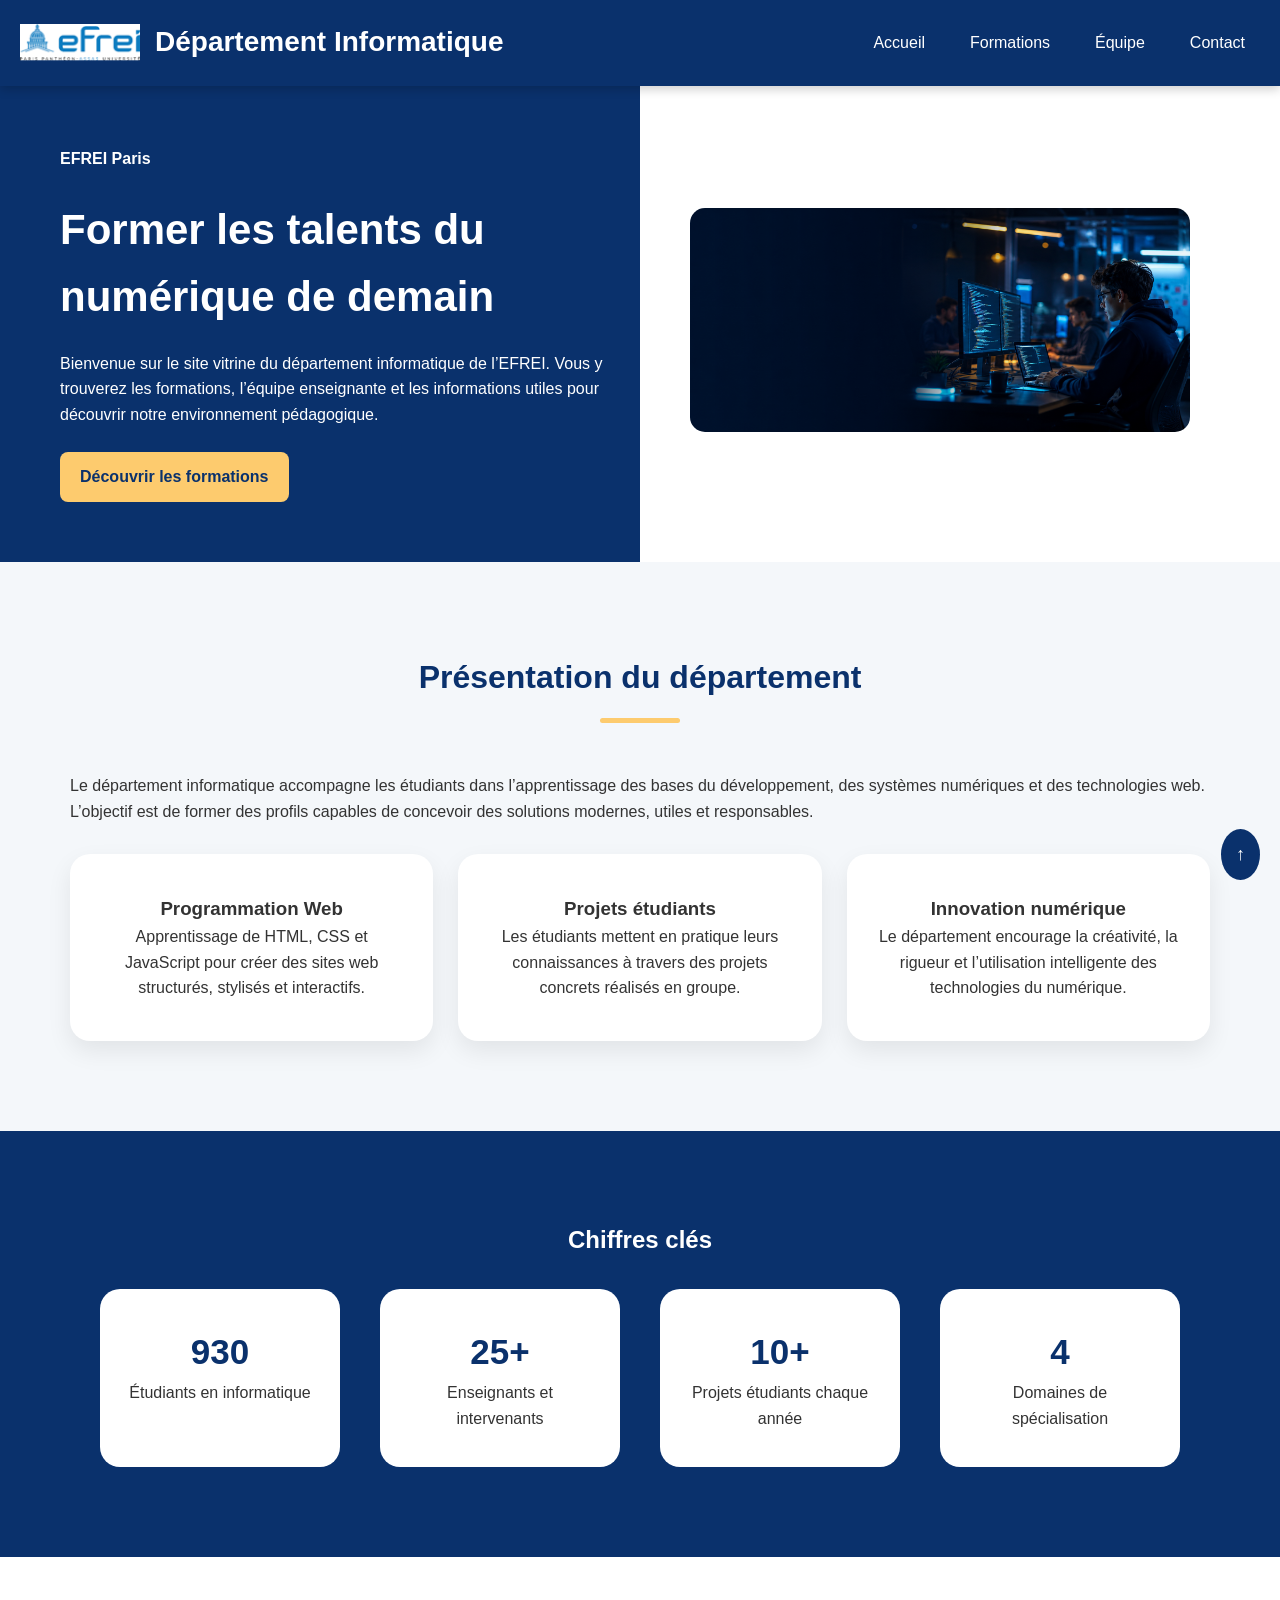
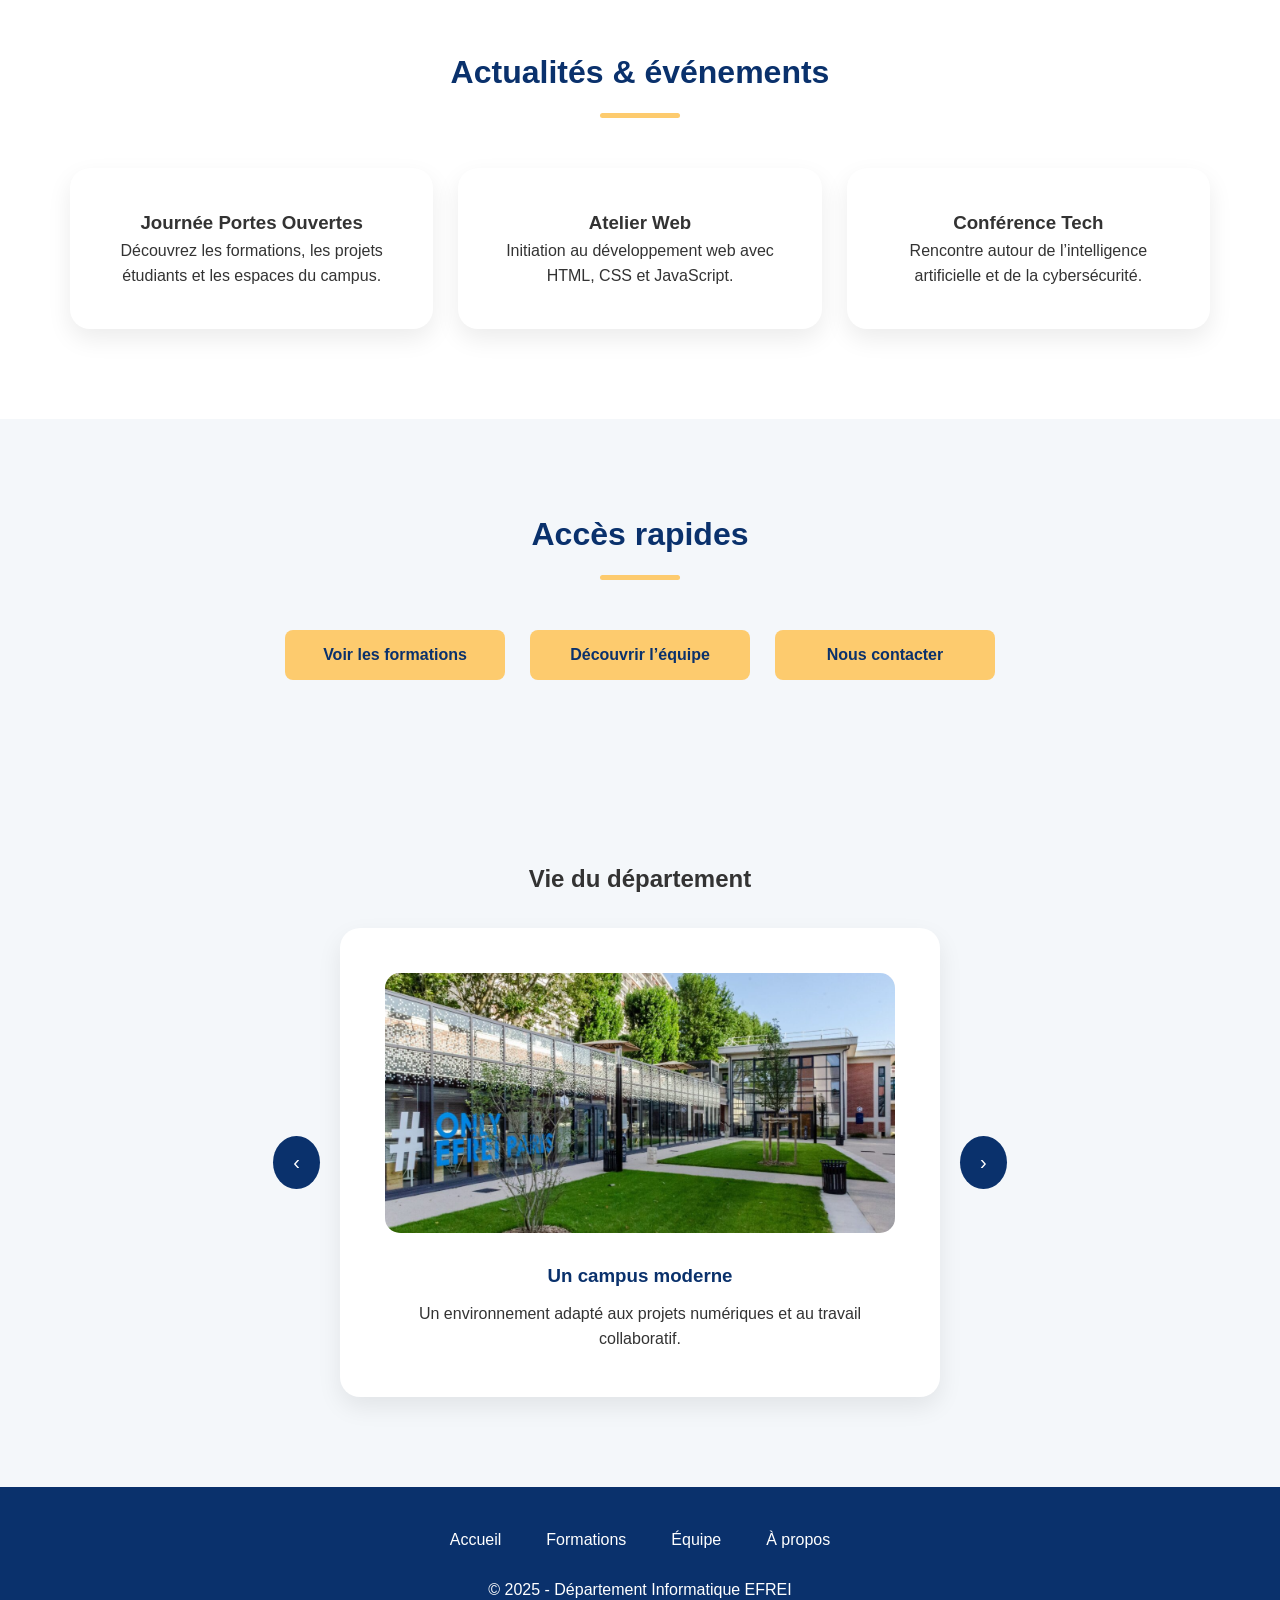
<file: html/index.html>
<!DOCTYPE html>
<html lang="fr">
<head>
    <meta charset="UTF-8">
    <meta name="viewport" content="width=device-width, initial-scale=1.0">
    <title>Département Informatique EFREI - Accueil</title>
    <link rel="stylesheet" href="../css/style.css">
    <link rel="stylesheet" href="../css/index.css">
    <script src="../js/script.js?v=3" defer></script>
</head>
<body>
<header>
    <div class="header-container">
        <div class="logo-zone">
            <img src="../img/logo-efrei.png" alt="Logo EFREI" class="logo">
            <h1>Département Informatique</h1>
        </div>

        <button id="menu-button" class="menu-button">☰</button>

        <nav id="main-nav">
            <a href="index.html">Accueil</a>
            <a href="formations.html">Formations</a>
            <a href="equipe.html">Équipe</a>
            <a href="contact.html">Contact</a>
        </nav>
    </div>
</header>

<main>
    <section class="hero">
        <div class="hero-text">
            <p class="small-title">EFREI Paris</p>
            <h2>Former les talents du numérique de demain</h2>
            <p>
                Bienvenue sur le site vitrine du département informatique de l’EFREI.
                Vous y trouverez les formations, l’équipe enseignante et les informations
                utiles pour découvrir notre environnement pédagogique.
            </p>
            <a href="formations.html" class="btn">Découvrir les formations</a>
        </div>

        <div class="hero-image">
            <img src="../img/hero-informatique.jpg" alt="Étudiant travaillant sur du code">
        </div>
    </section>

    <section class="presentation">
        <div class="section-title">
            <h2>Présentation du département</h2>
            <div class="line"></div>
        </div>
        <p>
            Le département informatique accompagne les étudiants dans l’apprentissage
            des bases du développement, des systèmes numériques et des technologies web.
            L’objectif est de former des profils capables de concevoir des solutions modernes,
            utiles et responsables.
        </p>

        <div class="cards">
            <article class="card">
                <h3>Programmation Web</h3>
                <p>
                    Apprentissage de HTML, CSS et JavaScript pour créer des sites web
                    structurés, stylisés et interactifs.
                </p>
            </article>

            <article class="card">
                <h3>Projets étudiants</h3>
                <p>
                    Les étudiants mettent en pratique leurs connaissances à travers des
                    projets concrets réalisés en groupe.
                </p>
            </article>

            <article class="card">
                <h3>Innovation numérique</h3>
                <p>
                    Le département encourage la créativité, la rigueur et l’utilisation
                    intelligente des technologies du numérique.
                </p>
            </article>
        </div>
    </section>

    <section class="chiffres">
        <h2>Chiffres clés</h2>

        <div class="stats">
            <div>
                <strong class="counter" data-target="1200">0</strong>
                <p>Étudiants en informatique</p>
            </div>

            <div>
                <strong class="counter" data-target="25">0</strong>
                <p>Enseignants et intervenants</p>
            </div>

            <div>
                <strong class="counter" data-target="10">0</strong>
                <p>Projets étudiants chaque année</p>
            </div>

            <div>
                <strong class="counter no-plus" data-target="4">0</strong>
                <p>Domaines de spécialisation</p>
            </div>
        </div>
    </section>
    <section class="actus-section">
        <div class="section-title">
            <h2>Actualités & événements</h2>
            <div class="line"></div>
        </div>

        <div class="cards">
            <article class="card">
                <h3>Journée Portes Ouvertes</h3>
                <p>Découvrez les formations, les projets étudiants et les espaces du campus.</p>
            </article>

            <article class="card">
                <h3>Atelier Web</h3>
                <p>Initiation au développement web avec HTML, CSS et JavaScript.</p>
            </article>

            <article class="card">
                <h3>Conférence Tech</h3>
                <p>Rencontre autour de l’intelligence artificielle et de la cybersécurité.</p>
            </article>
        </div>
    </section>

    <section class="quick-access">
        <div class="section-title">
            <h2>Accès rapides</h2>
            <div class="line"></div>
        </div>

        <div class="quick-buttons">
            <a href="formations.html" class="btn">Voir les formations</a>
            <a href="equipe.html" class="btn">Découvrir l’équipe</a>
            <a href="contact.html" class="btn">Nous contacter</a>
        </div>
    </section>

    <section class="carousel-section">
        <h2>Vie du département</h2>

        <div class="carousel">
            <button onclick="previousSlide()" class="carousel-btn">‹</button>

            <div class="slide active">
                <img src="../img/carousel-campus.jpg" alt="Campus EFREI">
                <div class="slide-content">
                    <h3>Un campus moderne</h3>
                    <p>Un environnement adapté aux projets numériques et au travail collaboratif.</p>
                </div>
            </div>

            <div class="slide">
                <img src="../img/carousel-etudiants.jpg" alt="Étudiants en informatique">
                <div class="slide-content">
                    <h3>Des étudiants en action</h3>
                    <p>Les étudiants apprennent en pratiquant sur des projets concrets.</p>
                </div>
            </div>

            <div class="slide">
                <img src="../img/carousel-cyber.jpg" alt="Cybersécurité et réseaux">
                <div class="slide-content">
                    <h3>Cybersécurité & réseaux</h3>
                    <p>Le département forme aux enjeux actuels de la sécurité numérique.</p>
                </div>
            </div>


            <button onclick="nextSlide()" class="carousel-btn">›</button>
        </div>
    </section>
</main>

<button id="top-button" onclick="goTop()">↑</button>

<footer>
    <nav>
        <a href="index.html">Accueil</a>
        <a href="formations.html">Formations</a>
        <a href="equipe.html">Équipe</a>
        <a href="contact.html">À propos</a>
    </nav>
    <p>© 2025 - Département Informatique EFREI</p>
</footer>
</body>
</html>
</file>
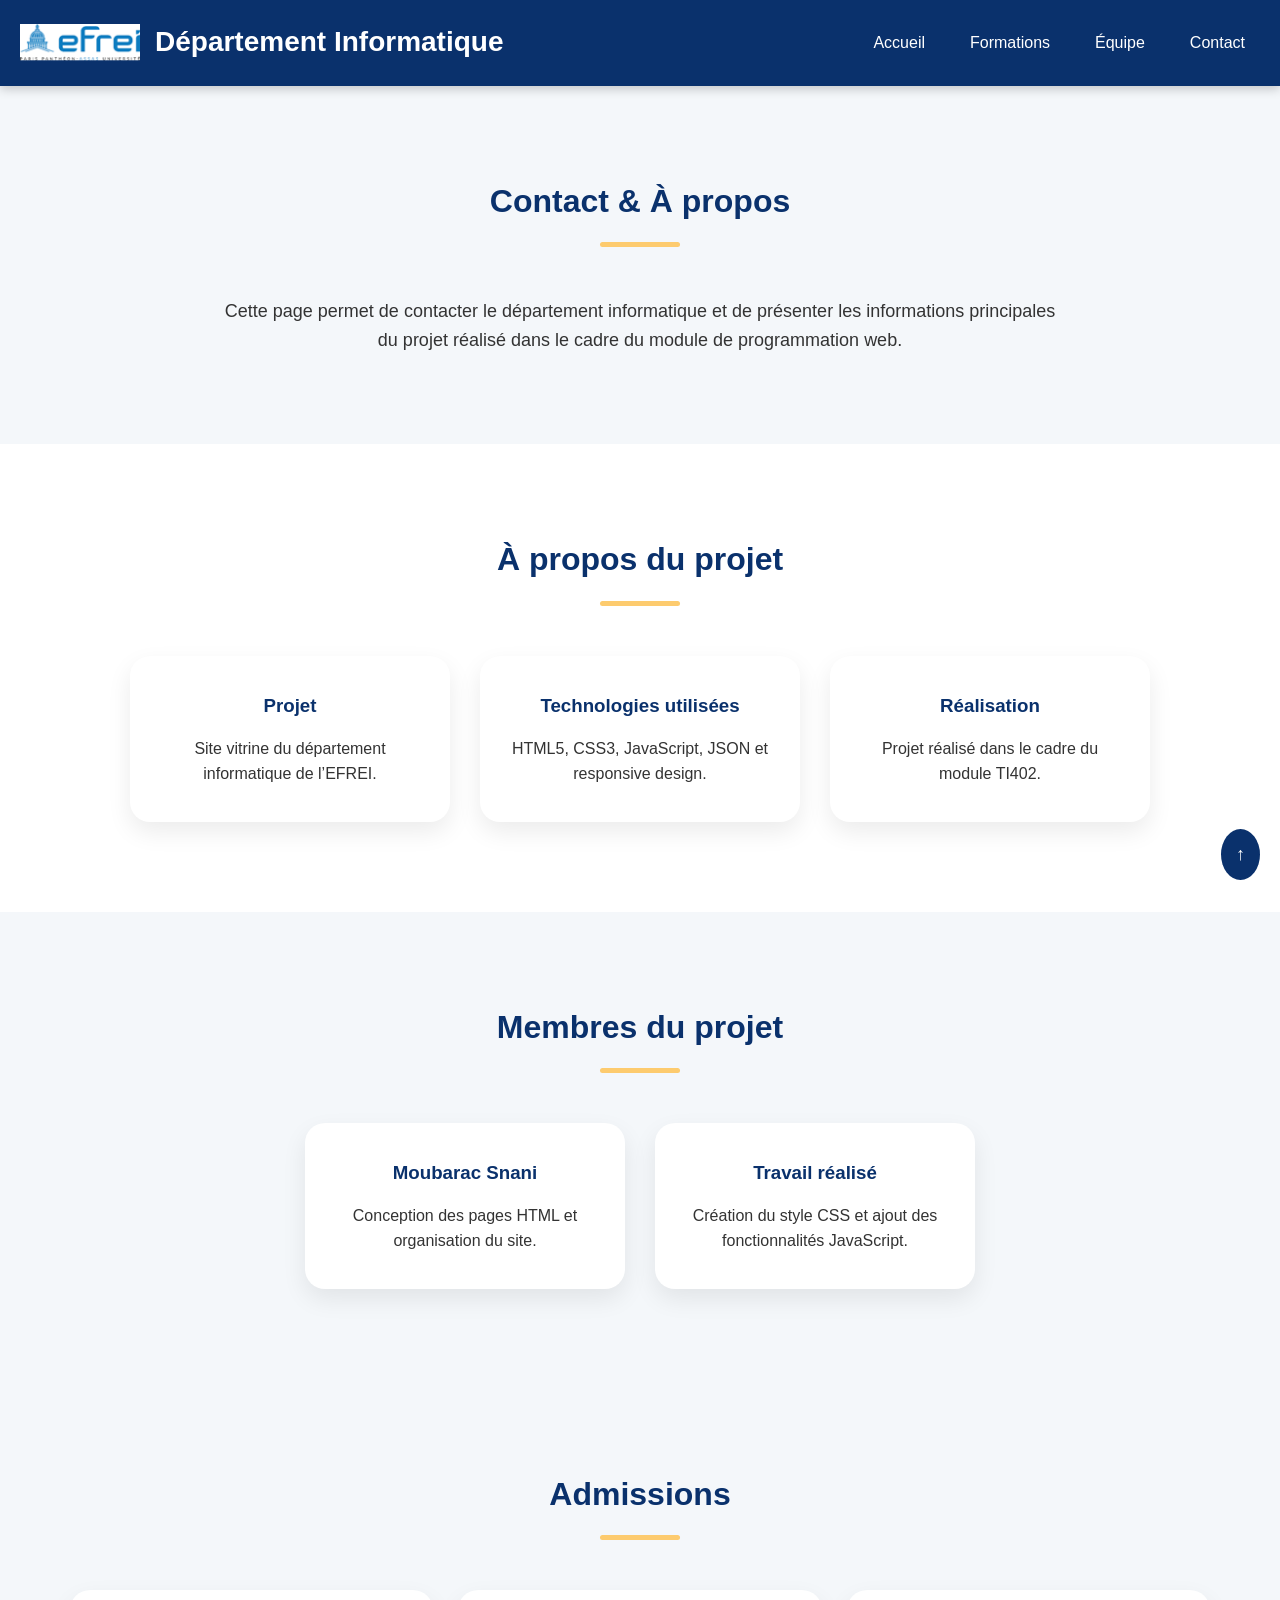
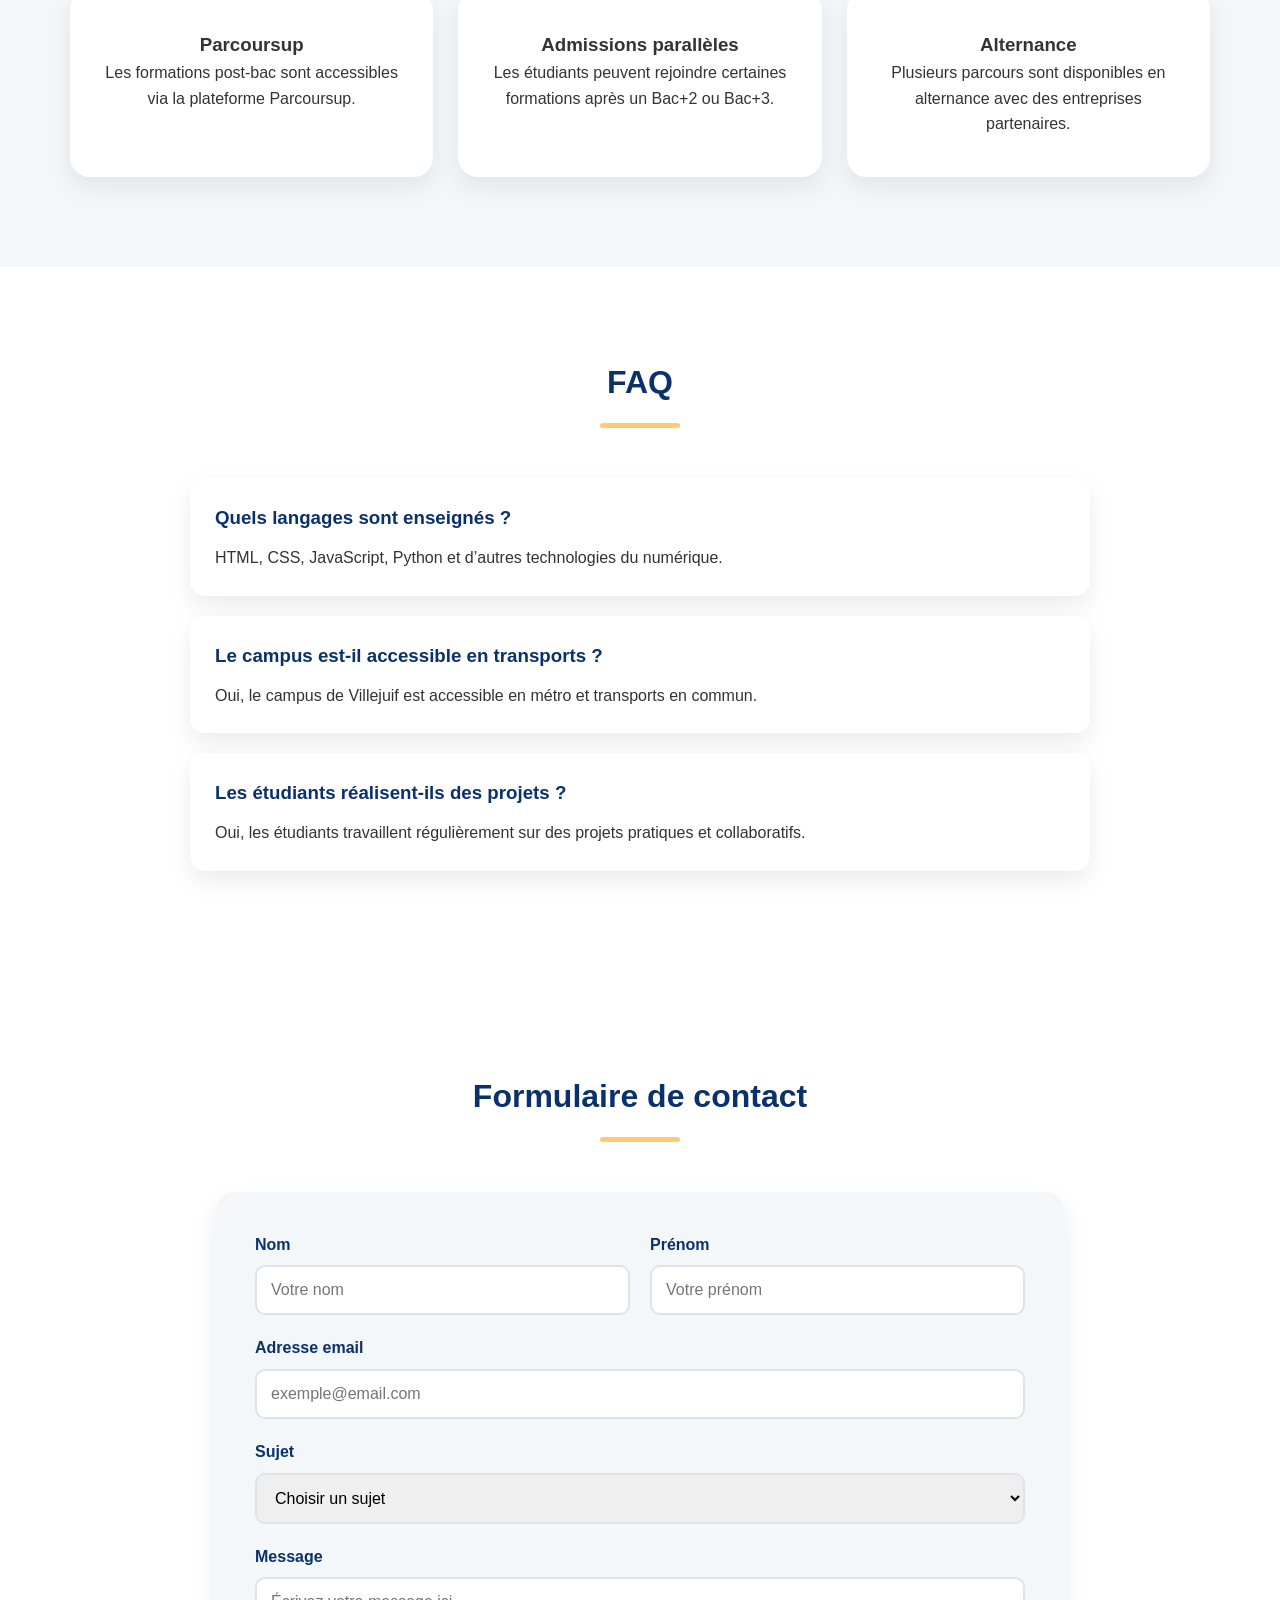
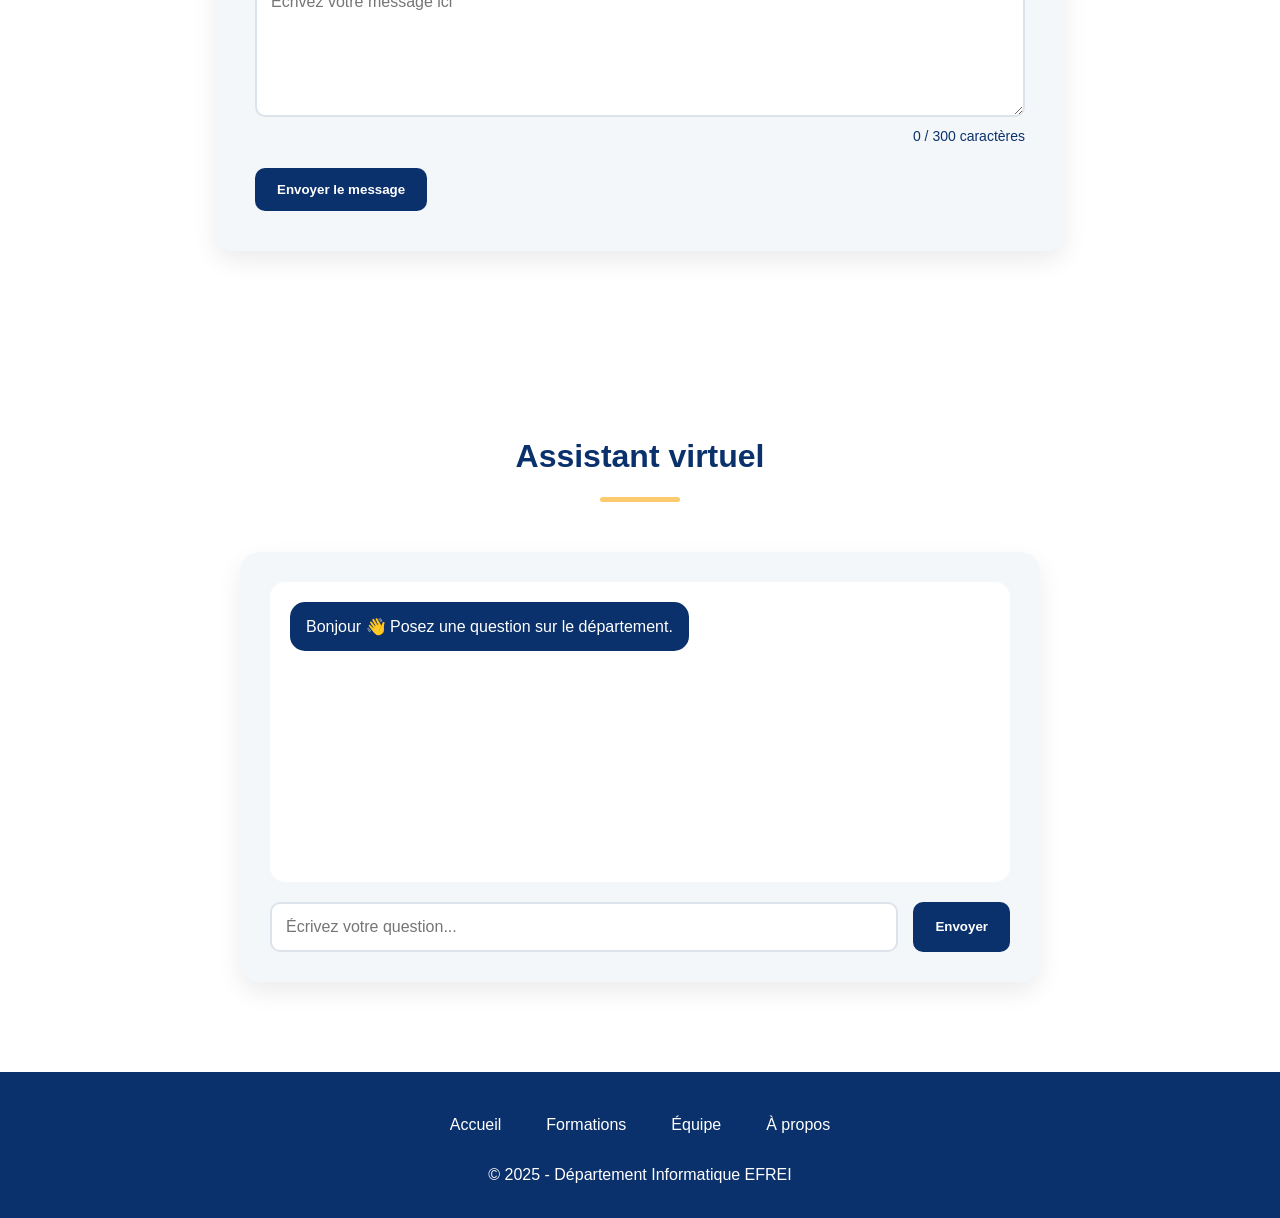
<file: html/contact.html>
<!DOCTYPE html>
<html lang="fr">
<head>
    <meta charset="UTF-8">
    <meta name="viewport" content="width=device-width, initial-scale=1.0">
    <title>Département Informatique EFREI - Contact</title>

    <link rel="stylesheet" href="../css/style.css">
    <link rel="stylesheet" href="../css/contact.css">

    <script src="../js/script.js" defer></script>
</head>

<body>

<header>
    <div class="header-container">

        <div class="logo-zone">
            <img src="../img/logo-efrei.png" alt="Logo EFREI" class="logo">
            <h1>Département Informatique</h1>
        </div>

        <button id="menu-button" class="menu-button">☰</button>

        <nav id="main-nav">
            <a href="index.html">Accueil</a>
            <a href="formations.html">Formations</a>
            <a href="equipe.html">Équipe</a>
            <a href="contact.html">Contact</a>
        </nav>

    </div>
</header>

<main>

    <section class="page-intro">

        <div class="section-title">
            <h2>Contact & À propos</h2>
            <div class="line"></div>
        </div>

        <p>
            Cette page permet de contacter le département informatique et
            de présenter les informations principales du projet réalisé
            dans le cadre du module de programmation web.
        </p>

    </section>

    <section class="about-project">

        <div class="section-title">
            <h2>À propos du projet</h2>
            <div class="line"></div>
        </div>

        <div class="about-cards">

            <article class="about-card">
                <h3>Projet</h3>
                <p>
                    Site vitrine du département informatique de l’EFREI.
                </p>
            </article>

            <article class="about-card">
                <h3>Technologies utilisées</h3>
                <p>
                    HTML5, CSS3, JavaScript, JSON et responsive design.
                </p>
            </article>

            <article class="about-card">
                <h3>Réalisation</h3>
                <p>
                    Projet réalisé dans le cadre du module TI402.
                </p>
            </article>

        </div>

    </section>

    <section class="members-section">

        <div class="section-title">
            <h2>Membres du projet</h2>
            <div class="line"></div>
        </div>

        <div class="members-grid">

            <article class="member-card">
                <h3>Moubarac Snani</h3>
                <p>
                    Conception des pages HTML et organisation du site.
                </p>
            </article>

            <article class="member-card">
                <h3>Travail réalisé</h3>
                <p>
                    Création du style CSS et ajout des fonctionnalités JavaScript.
                </p>
            </article>

        </div>

    </section>

    <section class="admission-section">

        <div class="section-title">
            <h2>Admissions</h2>
            <div class="line"></div>
        </div>

        <div class="cards">

            <article class="card">
                <h3>Parcoursup</h3>
                <p>
                    Les formations post-bac sont accessibles via la plateforme Parcoursup.
                </p>
            </article>

            <article class="card">
                <h3>Admissions parallèles</h3>
                <p>
                    Les étudiants peuvent rejoindre certaines formations après un Bac+2 ou Bac+3.
                </p>
            </article>

            <article class="card">
                <h3>Alternance</h3>
                <p>
                    Plusieurs parcours sont disponibles en alternance avec des entreprises partenaires.
                </p>
            </article>

        </div>

    </section>

    <section class="faq-section">

        <div class="section-title">
            <h2>FAQ</h2>
            <div class="line"></div>
        </div>

        <div class="faq-container">

            <div class="faq-item">
                <h3>Quels langages sont enseignés ?</h3>
                <p>HTML, CSS, JavaScript, Python et d’autres technologies du numérique.</p>
            </div>

            <div class="faq-item">
                <h3>Le campus est-il accessible en transports ?</h3>
                <p>Oui, le campus de Villejuif est accessible en métro et transports en commun.</p>
            </div>

            <div class="faq-item">
                <h3>Les étudiants réalisent-ils des projets ?</h3>
                <p>Oui, les étudiants travaillent régulièrement sur des projets pratiques et collaboratifs.</p>
            </div>

        </div>

    </section>

    <section class="contact-section">

        <div class="section-title">
            <h2>Formulaire de contact</h2>
            <div class="line"></div>
        </div>

        <form id="contactForm" class="contact-form">

            <div class="form-row">

                <div class="form-group">
                    <label for="lastname">Nom</label>
                    <input type="text"
                           id="lastname"
                           placeholder="Votre nom">
                </div>

                <div class="form-group">
                    <label for="firstname">Prénom</label>
                    <input type="text"
                           id="firstname"
                           placeholder="Votre prénom">
                </div>

            </div>

            <div class="form-group">
                <label for="email">Adresse email</label>

                <input type="email"
                       id="email"
                       placeholder="exemple@email.com">
            </div>

            <div class="form-group">

                <label for="subject">Sujet</label>

                <select id="subject">

                    <option value="">
                        Choisir un sujet
                    </option>

                    <option value="formations">
                        Formations
                    </option>

                    <option value="equipe">
                        Équipe enseignante
                    </option>

                    <option value="projet">
                        Projet web
                    </option>

                    <option value="autre">
                        Autre demande
                    </option>

                </select>

            </div>

            <div class="form-group">

                <label for="message">Message</label>

                <textarea id="message"
                          rows="6"
                          maxlength="300"
                          placeholder="Écrivez votre message ici"></textarea>

                <p id="charCounter" class="char-counter">
                    0 / 300 caractères
                </p>

            </div>

            <p id="formError" class="form-error"></p>

            <button type="submit" class="submit-btn">
                Envoyer le message
            </button>

        </form>

    </section>
    <section class="chatbot-section">

        <div class="section-title">
            <h2>Assistant virtuel</h2>
            <div class="line"></div>
        </div>

        <div class="chatbot-box">

            <div id="chatMessages" class="chat-messages">

                <div class="bot-message">
                    Bonjour 👋 Posez une question sur le département.
                </div>

            </div>

            <div class="chat-input-zone">

                <input type="text"
                       id="chatInput"
                       placeholder="Écrivez votre question...">

                <button id="sendChat" class="submit-btn">
                    Envoyer
                </button>

            </div>

        </div>

    </section>
    <div id="successModal" class="modal">

        <div class="modal-content">

            <h3>Message envoyé</h3>

            <p>
                Votre message a bien été pris en compte.
            </p>

            <button id="closeModal" class="submit-btn">
                Fermer
            </button>

        </div>

    </div>

</main>

<button id="top-button" onclick="goTop()">
    ↑
</button>

<footer>

    <nav>
        <a href="index.html">Accueil</a>
        <a href="formations.html">Formations</a>
        <a href="equipe.html">Équipe</a>
        <a href="contact.html">À propos</a>
    </nav>

    <p>
        © 2025 - Département Informatique EFREI
    </p>

</footer>

</body>
</html>
</file>
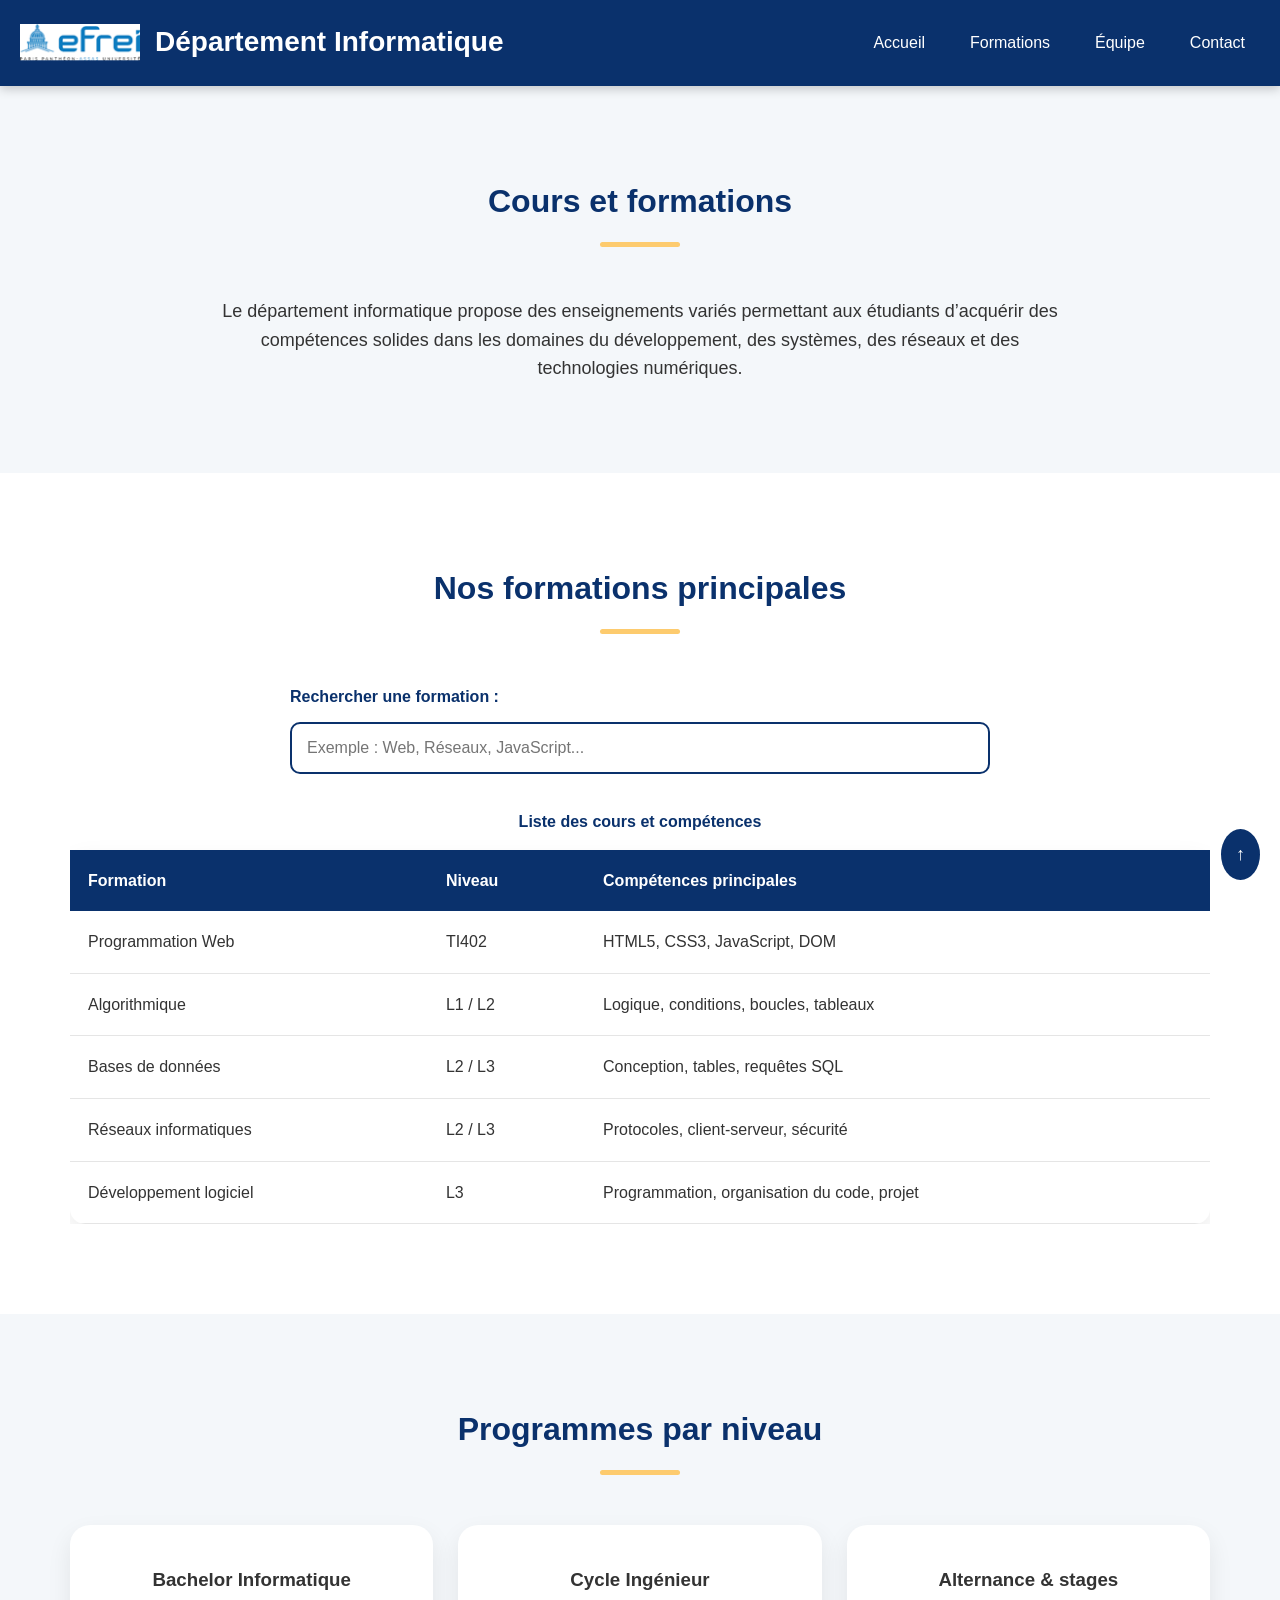
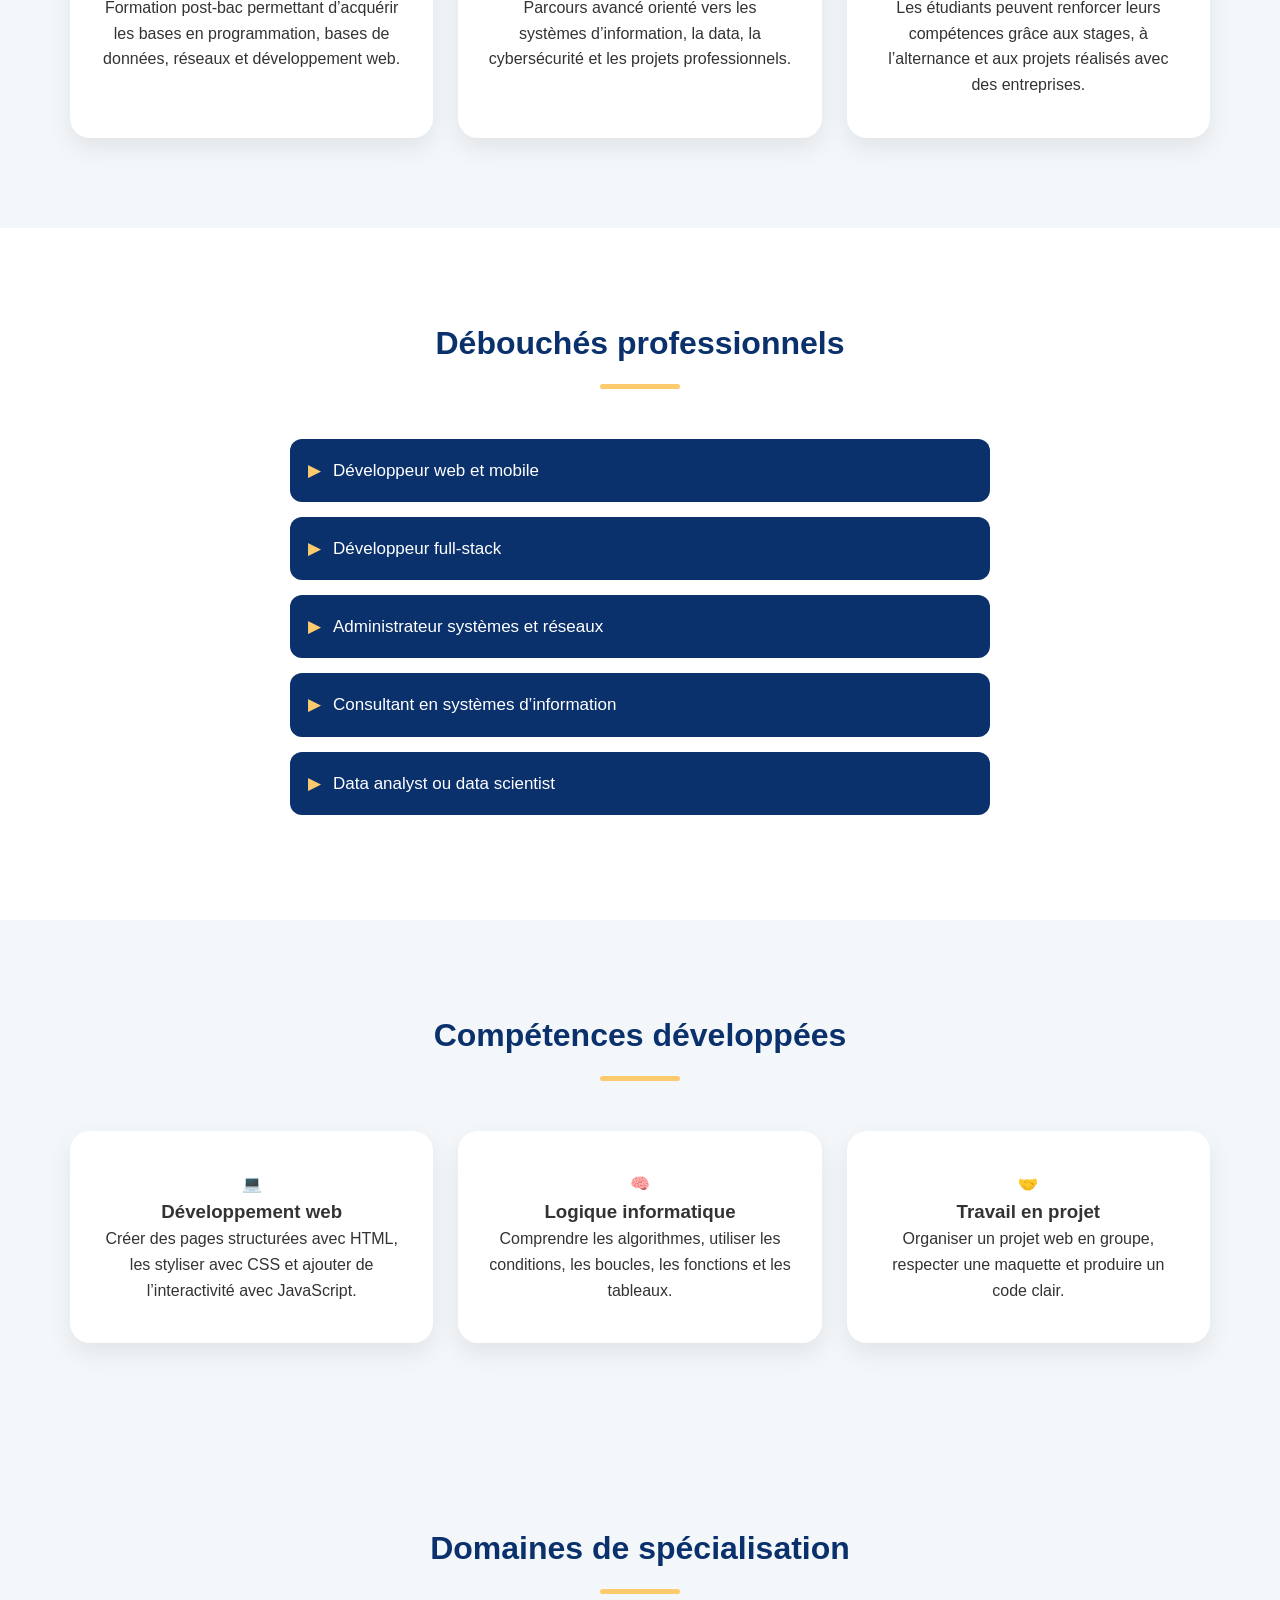
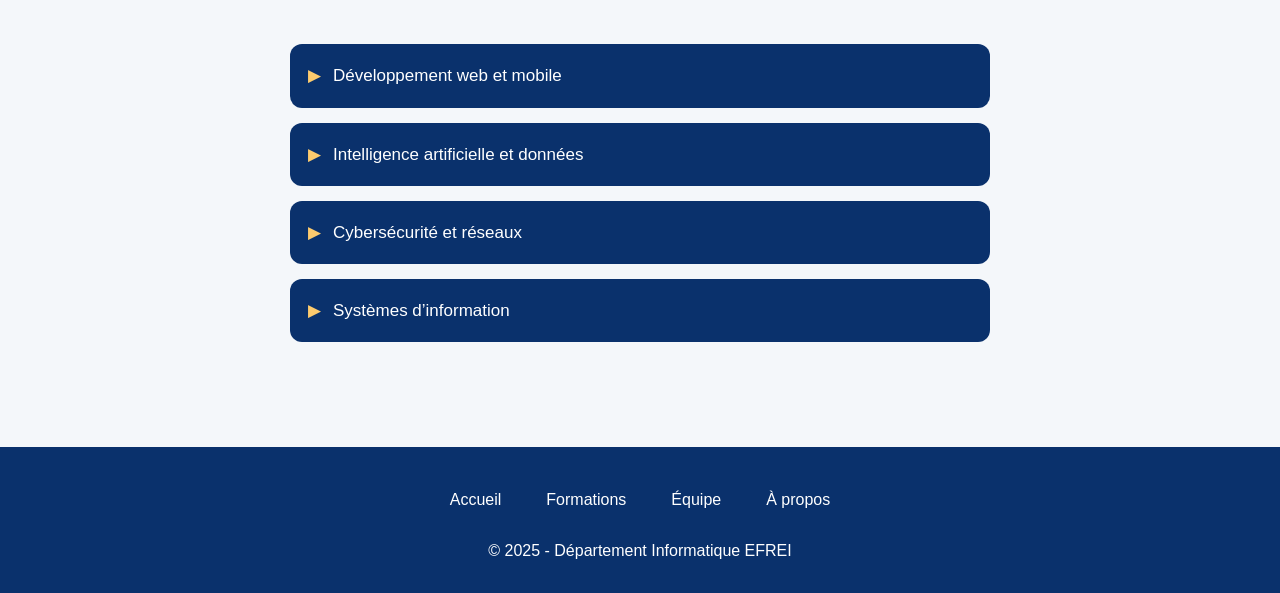
<file: html/formations.html>
<!DOCTYPE html>
<html lang="fr">
<head>
    <meta charset="UTF-8">
    <meta name="viewport" content="width=device-width, initial-scale=1.0">
    <title>Département Informatique EFREI - Formations</title>
    <link rel="stylesheet" href="../css/style.css">
    <link rel="stylesheet" href="../css/formations.css">
    <script src="../js/script.js" defer></script>
</head>
<body>
    <header>
        <div class="header-container">
            <div class="logo-zone">
                <img src="../img/logo-efrei.png" alt="Logo EFREI" class="logo">
                <h1>Département Informatique</h1>
            </div>

            <button id="menu-button" class="menu-button">☰</button>

            <nav id="main-nav">
                <a href="index.html">Accueil</a>
                <a href="formations.html">Formations</a>
                <a href="equipe.html">Équipe</a>
                <a href="contact.html">Contact</a>
            </nav>
        </div>
    </header>

    <main>
        <section class="page-intro">
            <div class="section-title">
                <h2>Cours et formations</h2>
                <div class="line"></div>
            </div>

            <p>
                Le département informatique propose des enseignements variés permettant aux étudiants
                d’acquérir des compétences solides dans les domaines du développement, des systèmes,
                des réseaux et des technologies numériques.
            </p>
        </section>

        <section class="formations-section">
            <div class="section-title">
                <h2>Nos formations principales</h2>
                <div class="line"></div>
            </div>

            <div class="search-zone">
                <label for="searchFormation">Rechercher une formation :</label>
                <input type="text" id="searchFormation" placeholder="Exemple : Web, Réseaux, JavaScript...">
            </div>

            <div class="table-container">
                <table id="formationTable">
                    <caption>Liste des cours et compétences</caption>
                    <thead>
                        <tr>
                            <th>Formation</th>
                            <th>Niveau</th>
                            <th>Compétences principales</th>
                        </tr>
                    </thead>
                    <tbody>
                        <tr>
                            <td>Programmation Web</td>
                            <td>TI402</td>
                            <td>HTML5, CSS3, JavaScript, DOM</td>
                        </tr>
                        <tr>
                            <td>Algorithmique</td>
                            <td>L1 / L2</td>
                            <td>Logique, conditions, boucles, tableaux</td>
                        </tr>
                        <tr>
                            <td>Bases de données</td>
                            <td>L2 / L3</td>
                            <td>Conception, tables, requêtes SQL</td>
                        </tr>
                        <tr>
                            <td>Réseaux informatiques</td>
                            <td>L2 / L3</td>
                            <td>Protocoles, client-serveur, sécurité</td>
                        </tr>
                        <tr>
                            <td>Développement logiciel</td>
                            <td>L3</td>
                            <td>Programmation, organisation du code, projet</td>
                        </tr>
                    </tbody>
                </table>
            </div>

            <p id="noResult" class="no-result">Aucune formation trouvée.</p>
        </section>

        <section class="programmes-section">
            <div class="section-title">
                <h2>Programmes par niveau</h2>
                <div class="line"></div>
            </div>

            <div class="cards">
                <article class="card">
                    <h3>Bachelor Informatique</h3>
                    <p>
                        Formation post-bac permettant d’acquérir les bases en programmation,
                        bases de données, réseaux et développement web.
                    </p>
                </article>

                <article class="card">
                    <h3>Cycle Ingénieur</h3>
                    <p>
                        Parcours avancé orienté vers les systèmes d’information, la data,
                        la cybersécurité et les projets professionnels.
                    </p>
                </article>

                <article class="card">
                    <h3>Alternance & stages</h3>
                    <p>
                        Les étudiants peuvent renforcer leurs compétences grâce aux stages,
                        à l’alternance et aux projets réalisés avec des entreprises.
                    </p>
                </article>
            </div>
        </section>

        <section class="debouches-section">
            <div class="section-title">
                <h2>Débouchés professionnels</h2>
                <div class="line"></div>
            </div>

            <ul class="triangle-list">
                <li>Développeur web et mobile</li>
                <li>Développeur full-stack</li>
                <li>Administrateur systèmes et réseaux</li>
                <li>Consultant en systèmes d’information</li>
                <li>Data analyst ou data scientist</li>
            </ul>
        </section>

        <section class="competences-section">
            <div class="section-title">
                <h2>Compétences développées</h2>
                <div class="line"></div>
            </div>

            <div class="cards">
                <article class="card">
                    <div class="card-icon">💻</div>
                    <h3>Développement web</h3>
                    <p>Créer des pages structurées avec HTML, les styliser avec CSS et ajouter de l’interactivité avec JavaScript.</p>
                </article>

                <article class="card">
                    <div class="card-icon">🧠</div>
                    <h3>Logique informatique</h3>
                    <p>Comprendre les algorithmes, utiliser les conditions, les boucles, les fonctions et les tableaux.</p>
                </article>

                <article class="card">
                    <div class="card-icon">🤝</div>
                    <h3>Travail en projet</h3>
                    <p>Organiser un projet web en groupe, respecter une maquette et produire un code clair.</p>
                </article>
            </div>
        </section>

        <section class="specialites-section">
            <div class="section-title">
                <h2>Domaines de spécialisation</h2>
                <div class="line"></div>
            </div>

            <ul class="triangle-list">
                <li>Développement web et mobile</li>
                <li>Intelligence artificielle et données</li>
                <li>Cybersécurité et réseaux</li>
                <li>Systèmes d’information</li>
            </ul>
        </section>
    </main>

    <button id="top-button" onclick="goTop()">↑</button>

    <footer>
        <nav>
            <a href="index.html">Accueil</a>
            <a href="formations.html">Formations</a>
            <a href="equipe.html">Équipe</a>
            <a href="contact.html">À propos</a>
        </nav>
        <p>© 2025 - Département Informatique EFREI</p>
    </footer>
</body>
</html>
</file>
<file: css/style.css>
*{
    margin: 0;
    padding: 0;
    box-sizing: border-box;
}
html{
    scroll-behavior: smooth;
}

a{
    transition: 0.3s;
}

body{
    font-family: Arial, sans-serif;
    background-color: #F4F7FA;
    color: #333333;
    line-height: 1.6;
}

/* HEADER */

header{
    background-color: #0A316C;
    padding: 20px;
    box-shadow: 0 3px 10px rgba(0,0,0,0.2);
    position: sticky;
    top: 0;
    z-index: 1000;
}

.header-container{
    display: flex;
    justify-content: space-between;
    align-items: center;
    flex-wrap: wrap;
}

.logo-zone{
    display: flex;
    align-items: center;
    gap: 15px;
}

.logo{
    width: 120px;
    height: auto;
}

.logo-zone h1{
    color: white;
    font-size: 28px;
}

nav{
    display: flex;
    gap: 15px;
}

nav a{
    color: white;
    text-decoration: none;
    padding: 10px 15px;
    border-radius: 8px;
    transition: 0.3s;
}

nav a:hover{
    background-color: #81ECEC;
    color: #0A316C;
}

section{
    padding: 90px 70px;
}

.section-title{
    text-align: center;
    margin-bottom: 50px;
}

.section-title h2{
    color: #0A316C;
    font-size: 32px;
}

.line{
    width: 80px;
    height: 5px;
    background-color: #FDCB6E;
    margin: 15px auto;
    border-radius: 10px;
}

.btn{
    display: inline-block;
    background-color: #FDCB6E;
    color: #0A316C;
    padding: 12px 20px;
    text-decoration: none;
    border-radius: 8px;
    font-weight: bold;
}

.cards{
    display: flex;
    gap: 25px;
    margin-top: 30px;
    flex-wrap: wrap;
}

.card{
    background-color: white;
    padding: 40px 30px;
    border-radius: 20px;
    flex: 1;
    min-width: 280px;
    box-shadow: 0 10px 25px rgba(0,0,0,0.08);
    text-align: center;
}

.fade-in{
    opacity: 0;
    transform: translateY(30px);
    transition: 0.8s;
}

.fade-in.visible{
    opacity: 1;
    transform: translateY(0);
}

/* FOOTER */

footer{
    background-color: #0A316C;
    color: white;
    text-align: center;
    padding: 30px;
}

footer nav{
    justify-content: center;
    margin-bottom: 15px;
}

/* BOUTON TOP */

#top-button{
    position: fixed;
    bottom: 20px;
    right: 20px;
    background-color: #0A316C;
    color: white;
    border: none;
    padding: 15px;
    border-radius: 50%;
    cursor: pointer;
    font-size: 18px;
}

/* MENU MOBILE */

.menu-button{
    display: none;
}


/* RESPONSIVE */

@media screen and (max-width: 768px){

    nav{
        flex-direction: column;
        width: 100%;
        margin-top: 20px;
    }

    .cards{
        flex-direction: column;
    }

    .menu-button{
        display: block;
        background: white;
        border: none;
        padding: 10px;
        border-radius: 8px;
        cursor: pointer;
    }

    #main-nav{
        display: none;
    }

    #main-nav.active{
        display: flex;
    }
}
</file>
<file: css/index.css>
/* PAGE ACCUEIL */

/* HERO */

.hero{
    display: flex;
    justify-content: space-between;
    align-items: center;
    padding: 60px;
    background: linear-gradient(to right, #0A316C 50%, white 50%);
    gap: 40px;
    flex-wrap: wrap;
}

.hero-text{
    flex: 1;
}

.small-title{
    color: #FDCB6E;
    font-weight: bold;
    margin-bottom: 10px;
}

.hero-text h2{
    font-size: 42px;
    color: white;
    margin-bottom: 20px;
}

.hero-text p{
    color: white;
    margin-bottom: 25px;
}

.hero-image{
    flex: 1;
    text-align: center;
}

.hero-image img{
    width: 100%;
    max-width: 500px;
    border-radius: 15px;
}

/* CHIFFRES */

.chiffres{
    background-color: #0A316C;
    text-align: center;
}

.chiffres h2{
    color: white;
}

.stats{
    display: flex;
    justify-content: center;
    gap: 40px;
    flex-wrap: wrap;
    margin-top: 30px;
}

.stats div{
    background-color: white;
    padding: 35px 25px;
    border-radius: 20px;
    width: 240px;
    text-align: center;
    transition: 0.3s;
}

.stats div:hover{
    transform: translateY(-8px);
}

.stats strong{
    font-size: 35px;
    color: #0A316C;
}

.stat-icon{
    font-size: 35px;
    margin-bottom: 15px;
}

/* CAROUSEL */

.carousel-section{
    text-align: center;
}

.carousel{
    display: flex;
    align-items: center;
    justify-content: center;
    gap: 20px;
    margin-top: 30px;
}

.slide{
    display: none;
    background-color: white;
    padding: 45px;
    border-radius: 20px;
    width: 600px;
    box-shadow: 0 10px 25px rgba(0,0,0,0.08);
}

.slide.active{
    display: block;
}

.carousel-btn{
    background-color: #0A316C;
    color: white;
    border: none;
    padding: 15px 20px;
    border-radius: 50%;
    cursor: pointer;
    font-size: 20px;
    transition: 0.3s;
}

.carousel-btn:hover{
    background-color: #81ECEC;
    color: #0A316C;
}

/* RESPONSIVE ACCUEIL */

@media screen and (max-width: 768px){

    .hero{
        flex-direction: column;
        background: #0A316C;
        text-align: center;
    }

    .hero-text h2{
        font-size: 30px;
    }

    .stats{
        flex-direction: column;
        align-items: center;
    }

    .carousel{
        flex-direction: column;
    }

    .slide{
        width: 100%;
    }
}

/* ACTUALITES */

.actus-section{
    background-color: #FFFFFF;
}

/* ACCES RAPIDES */

.quick-access{
    text-align: center;
}

.quick-buttons{
    display: flex;
    justify-content: center;
    gap: 25px;
    flex-wrap: wrap;
    margin-top: 30px;
}

.quick-buttons .btn{
    min-width: 220px;
    text-align: center;
}

.actus-section .card:hover{
    transform: translateY(-8px);
}

.slide img{
    width: 100%;
    height: 260px;
    object-fit: cover;
    border-radius: 15px;
    margin-bottom: 20px;
}

.slide-content h3{
    color: #0A316C;
    margin-bottom: 10px;
}
</file>
<file: css/contact.css>
/* PAGE CONTACT */

.page-intro{
    text-align: center;
    max-width: 1000px;
    margin: auto;
}

.page-intro p{
    font-size: 18px;
    max-width: 850px;
    margin: auto;
}

.about-project{
    background-color: #FFFFFF;
}

.about-cards,
.members-grid{
    display: flex;
    gap: 30px;
    justify-content: center;
    flex-wrap: wrap;
    margin-top: 35px;
}

.about-card,
.member-card{
    background-color: white;
    padding: 35px 25px;
    border-radius: 20px;
    box-shadow: 0 10px 25px rgba(0,0,0,0.08);
    width: 320px;
    text-align: center;
    transition: 0.3s;
}

.about-card:hover,
.member-card:hover{
    transform: translateY(-8px);
}

.about-card h3,
.member-card h3{
    color: #0A316C;
    margin-bottom: 15px;
}

.contact-section{
    background-color: #FFFFFF;
}

.contact-form{
    max-width: 850px;
    margin: auto;
    background-color: #F4F7FA;
    padding: 40px;
    border-radius: 20px;
    box-shadow: 0 10px 25px rgba(0,0,0,0.08);
}

.form-row{
    display: flex;
    gap: 20px;
}

.form-group{
    display: flex;
    flex-direction: column;
    margin-bottom: 20px;
    flex: 1;
}

.form-group label{
    color: #0A316C;
    font-weight: bold;
    margin-bottom: 8px;
}

.form-group input,
.form-group select,
.form-group textarea{
    padding: 14px;
    border: 2px solid #DDE3EA;
    border-radius: 10px;
    font-size: 16px;
    font-family: Arial, sans-serif;
}

.form-group input:focus,
.form-group select:focus,
.form-group textarea:focus{
    outline: none;
    border-color: #0A316C;
}

.char-counter{
    text-align: right;
    font-size: 14px;
    color: #0A316C;
    margin-top: 8px;
}

.form-error{
    color: #B00020;
    font-weight: bold;
    margin-bottom: 20px;
    text-align: center;
}

.submit-btn{
    background-color: #0A316C;
    color: white;
    border: none;
    padding: 14px 22px;
    border-radius: 10px;
    font-weight: bold;
    cursor: pointer;
    transition: 0.3s;
}

.submit-btn:hover{
    background-color: #81ECEC;
    color: #0A316C;
}

.modal{
    display: none;
    position: fixed;
    top: 0;
    left: 0;
    width: 100%;
    height: 100%;
    background-color: rgba(0,0,0,0.5);
    justify-content: center;
    align-items: center;
    z-index: 2000;
}

.modal-content{
    background-color: white;
    padding: 35px;
    border-radius: 20px;
    text-align: center;
    width: 90%;
    max-width: 420px;
    box-shadow: 0 10px 25px rgba(0,0,0,0.2);
}

.modal-content h3{
    color: #0A316C;
    margin-bottom: 15px;
}

.modal-content p{
    margin-bottom: 25px;
}

@media screen and (max-width: 768px){

    .form-row{
        flex-direction: column;
        gap: 0;
    }

    .contact-form{
        padding: 25px;
    }

    .about-card,
    .member-card{
        width: 100%;
    }
}

/* CHATBOT */

.chatbot-section{
    background-color: #FFFFFF;
}

.chatbot-box{
    max-width: 800px;
    margin: auto;
    background-color: #F4F7FA;
    border-radius: 20px;
    padding: 30px;
    box-shadow: 0 10px 25px rgba(0,0,0,0.08);
}

.chat-messages{
    height: 300px;
    overflow-y: auto;
    background-color: white;
    border-radius: 15px;
    padding: 20px;
    margin-bottom: 20px;
    display: flex;
    flex-direction: column;
    gap: 15px;
}

.bot-message{
    background-color: #0A316C;
    color: white;
    padding: 12px 16px;
    border-radius: 15px;
    width: fit-content;
    max-width: 80%;
}

.user-message{
    background-color: #81ECEC;
    color: #0A316C;
    padding: 12px 16px;
    border-radius: 15px;
    width: fit-content;
    max-width: 80%;
    align-self: flex-end;
}

.chat-input-zone{
    display: flex;
    gap: 15px;
}

.chat-input-zone input{
    flex: 1;
    padding: 14px;
    border: 2px solid #DDE3EA;
    border-radius: 10px;
    font-size: 16px;
}

.chat-input-zone input:focus{
    outline: none;
    border-color: #0A316C;
}

@media screen and (max-width: 768px){

    .chat-input-zone{
        flex-direction: column;
    }

    .chat-messages{
        height: 250px;
    }
}

/* FAQ */

.faq-section{
    background-color: #FFFFFF;
}

.faq-container{
    max-width: 900px;
    margin: auto;
}

.faq-item{
    background-color: white;
    padding: 25px;
    border-radius: 15px;
    margin-bottom: 20px;
    box-shadow: 0 10px 25px rgba(0,0,0,0.08);
}

.faq-item h3{
    color: #0A316C;
    margin-bottom: 12px;
}

.admission-section{
    background-color: #F4F7FA;
}
</file>
<file: css/formations.css>
/* PAGE FORMATIONS */

.page-intro{
    text-align: center;
    max-width: 1000px;
    margin: auto;
}

.page-intro p{
    font-size: 18px;
    max-width: 850px;
    margin: auto;
}

.formations-section{
    background-color: #FFFFFF;
}

.search-zone{
    max-width: 700px;
    margin: 0 auto 35px auto;
    display: flex;
    flex-direction: column;
    gap: 12px;
}

.search-zone label{
    font-weight: bold;
    color: #0A316C;
}

.search-zone input{
    padding: 15px;
    border: 2px solid #0A316C;
    border-radius: 10px;
    font-size: 16px;
}

.table-container{
    overflow-x: auto;
}

table{
    width: 100%;
    border-collapse: collapse;
    background-color: white;
    border-radius: 15px;
    overflow: hidden;
    box-shadow: 0 10px 25px rgba(0,0,0,0.08);
}

caption{
    margin-bottom: 15px;
    font-weight: bold;
    color: #0A316C;
}

th{
    background-color: #0A316C;
    color: white;
    padding: 18px;
    text-align: left;
}

td{
    padding: 18px;
    border-bottom: 1px solid #E5E5E5;
}

tr:hover{
    background-color: #F4F7FA;
}

.no-result{
    display: none;
    text-align: center;
    margin-top: 25px;
    color: #0A316C;
    font-weight: bold;
}

.triangle-list{
    max-width: 700px;
    margin: auto;
    list-style: none;
}

.triangle-list li{
    background-color: #0A316C;
    color: white;
    margin-bottom: 15px;
    padding: 18px;
    border-radius: 12px;
    font-size: 17px;
}

.triangle-list li::before{
    content: "▶";
    color: #FDCB6E;
    margin-right: 12px;
}

@media screen and (max-width: 768px){

    th,
    td{
        padding: 12px;
        font-size: 14px;
    }

    .search-zone{
        width: 100%;
    }
}

.programmes-section{
    background-color: #F4F7FA;
}

.debouches-section{
    background-color: #FFFFFF;
}
</file>
